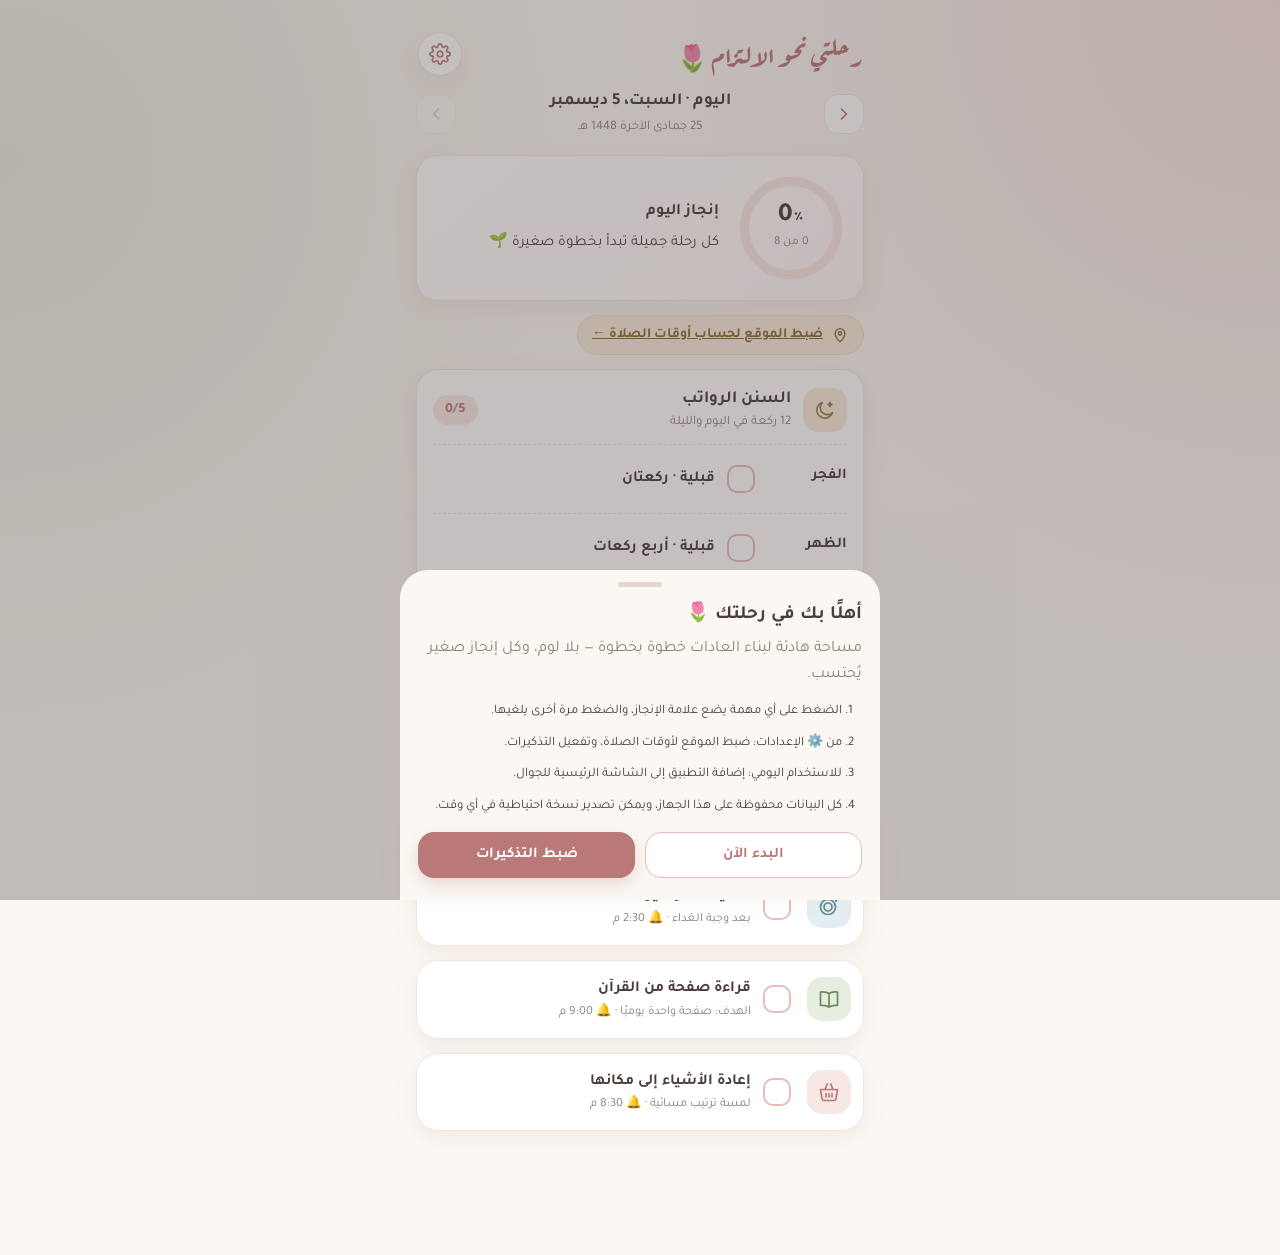
<file: habits/index.html>
<!doctype html>
<html lang="ar" dir="rtl">
<head>
<meta charset="utf-8">
<meta name="viewport" content="width=device-width,initial-scale=1,viewport-fit=cover">
<meta name="theme-color" content="#FBF8F3">
<meta name="color-scheme" content="light">
<meta name="description" content="رحلتي نحو الالتزام — متابعة العادات اليومية بلطف">
<meta name="apple-mobile-web-app-capable" content="yes">
<meta name="mobile-web-app-capable" content="yes">
<meta name="apple-mobile-web-app-status-bar-style" content="default">
<meta name="apple-mobile-web-app-title" content="رحلتي">
<title>رحلتي نحو الالتزام</title>
<link rel="manifest" href="manifest.webmanifest">
<link rel="icon" href="icons/icon.svg" type="image/svg+xml">
<link rel="apple-touch-icon" href="icons/apple-touch-icon.png">
<link rel="preconnect" href="https://fonts.googleapis.com">
<link rel="preconnect" href="https://fonts.gstatic.com" crossorigin>
<link rel="stylesheet" href="https://fonts.googleapis.com/css2?family=Aref+Ruqaa:wght@400;700&family=Tajawal:wght@400;500;700;800&display=swap">
<link rel="stylesheet" href="app.css">
</head>
<body>
<div class="app" id="app">
  <main id="view" tabindex="-1"></main>
</div>

<nav class="tabbar" aria-label="التنقل الرئيسي">
  <a href="#home" data-tab="home">
    <svg viewBox="0 0 24 24" aria-hidden="true"><path d="M4 11.5 12 5l8 6.5V19a1.5 1.5 0 0 1-1.5 1.5H15v-5h-6v5H5.5A1.5 1.5 0 0 1 4 19z"/></svg>
    <span>الرئيسية</span>
  </a>
  <a href="#stats" data-tab="stats">
    <svg viewBox="0 0 24 24" aria-hidden="true"><path d="M5 20V12M10 20V6M15 20v-9M20 20V9"/></svg>
    <span>الإحصائيات</span>
  </a>
  <a href="#calendar" data-tab="calendar">
    <svg viewBox="0 0 24 24" aria-hidden="true"><rect x="4" y="5.5" width="16" height="15" rx="3"/><path d="M4 10h16M8.5 3.5v4M15.5 3.5v4"/></svg>
    <span>التقويم</span>
  </a>
</nav>

<div class="sheet-wrap" id="sheet" hidden>
  <div class="sheet-backdrop" data-close-sheet></div>
  <div class="sheet" role="dialog" aria-modal="true">
    <div class="sheet-grip"></div>
    <div id="sheet-body"></div>
  </div>
</div>

<div class="toast" id="toast" role="status" aria-live="polite"></div>
<div class="petals" id="petals" aria-hidden="true"></div>
<input type="file" id="import-file" accept="application/json,.json" hidden>

<script src="app.js"></script>
</body>
</html>
</file>
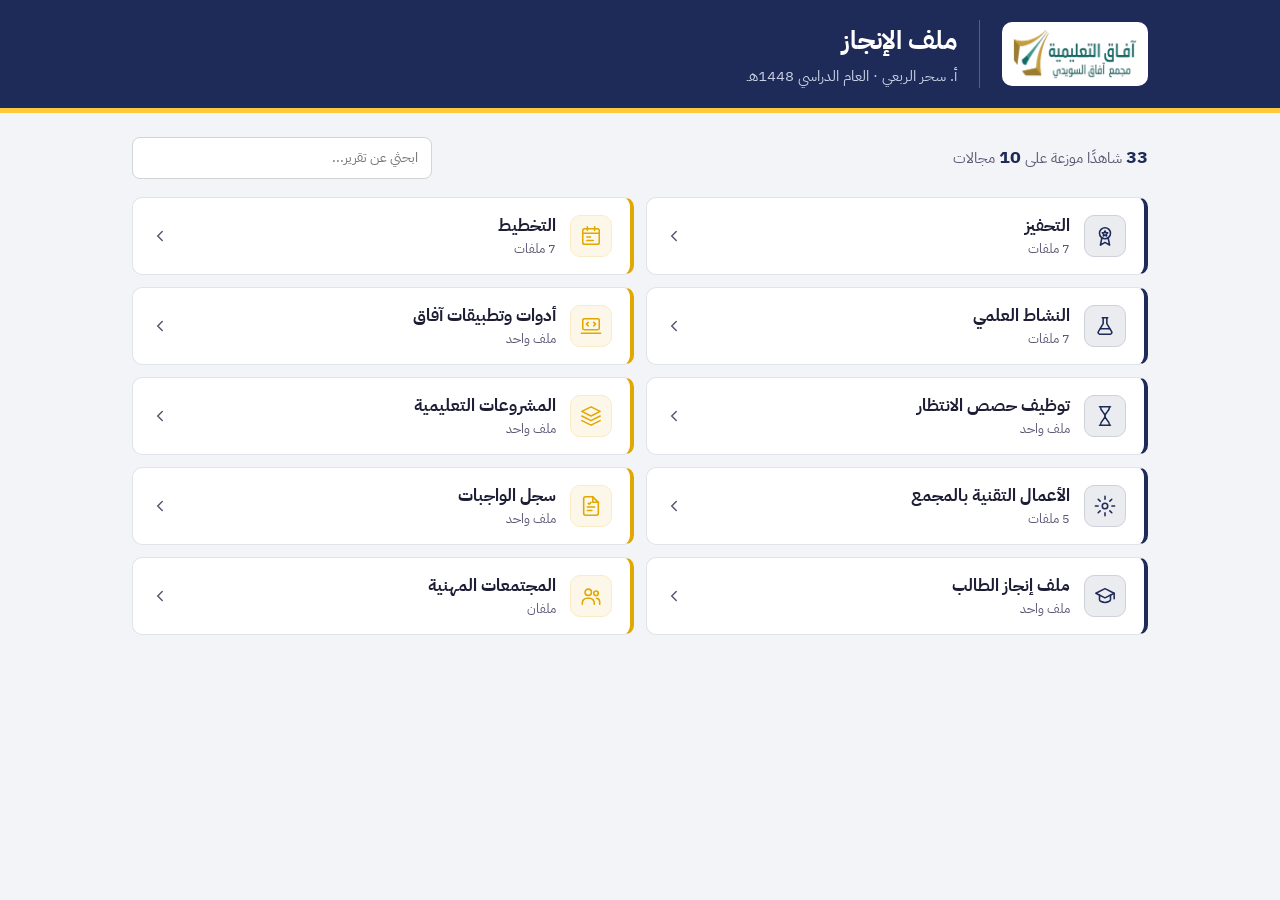
<file: portfolio.html>
<!doctype html><html lang="ar" dir="rtl"><head><meta charset="utf-8"><meta name="viewport" content="width=device-width,initial-scale=1">
<title>ملف الإنجاز</title>
<link rel="stylesheet" href="https://fonts.googleapis.com/css2?family=IBM+Plex+Sans+Arabic:wght@400;500;600;700&display=swap">
<style>
:root{--p:#1E2A57;--p2:#2A3870;--g:#FFC93C;--ink:#1D1D35;--mu:#5A5873;--bg:#F3F4F7;--line:#E1E3EA}
*{box-sizing:border-box}html,body{margin:0}
body{background:var(--bg);color:var(--ink);font-family:"IBM Plex Sans Arabic",Tahoma,sans-serif;line-height:1.6}
.top{background:var(--p);color:#fff;border-bottom:5px solid var(--g)}
.top .in{max-width:1080px;margin:0 auto;padding:20px 32px;display:flex;align-items:center;gap:22px}
.top img{height:64px;width:auto;background:#fff;border-radius:10px;padding:6px 10px}
.top .t{flex:1;border-inline-start:1.5px solid rgba(255,255,255,.25);padding-inline-start:22px}
.top h1{margin:0;font-size:26px;font-weight:700;color:#fff}
.top p{margin:2px 0 0;font-size:15px;color:#C9CFE6}
.back{font-size:14px;font-weight:700;color:var(--ink);background:var(--g);text-decoration:none;border:0;border-radius:8px;padding:5px 14px;white-space:nowrap}
.back:hover{filter:brightness(.95)}
.wrap{max-width:1080px;margin:0 auto;padding:24px 32px 48px;display:flex;flex-direction:column;gap:18px}
.bar{display:flex;flex-wrap:wrap;gap:12px;align-items:center;justify-content:space-between}
.sum{font-size:15px;color:var(--mu)}.sum b{color:var(--p);font-size:18px}
.bar input{width:300px;max-width:100%;border:1px solid #CFD6D3;border-radius:8px;background:#fff;padding:9px 13px;font:inherit;font-size:14px}
.bar input:focus{outline:2px solid var(--p2);border-color:transparent}
.list{display:grid;grid-template-columns:repeat(2,minmax(0,1fr));gap:12px;align-items:start}
.unit{background:#fff;border:1px solid var(--line);border-inline-start:4px solid var(--c);border-radius:10px;overflow:hidden;scroll-margin-top:12px}
.unit:not(.closed){grid-column:1/-1}
.uh{all:unset;box-sizing:border-box;width:100%;display:flex;align-items:center;gap:14px;padding:14px 18px;cursor:pointer}
.uh:hover{background:#FAFBFA}.uh:focus-visible{outline:2px solid var(--p2);outline-offset:-2px}
.em{flex:none;width:42px;height:42px;display:grid;place-items:center;border-radius:10px;color:var(--c);background:color-mix(in srgb,var(--c) 9%,#fff);border:1px solid color-mix(in srgb,var(--c) 22%,#fff)}
.nm{flex:1;min-width:0}.nm b{display:block;font-size:17px;font-weight:700}.nm small{display:block;font-size:13px;color:var(--mu)}
.ar{color:var(--mu);display:grid;transition:transform .2s}.closed .ar{transform:rotate(90deg)}
.closed .body{display:none}.body{border-top:1px solid var(--line)}
.sub+.sub{border-top:1px solid #EEF1EF}
.sh{font-size:13.5px;font-weight:700;color:var(--p);padding:12px 18px 2px}
.row{display:grid;grid-template-columns:minmax(0,1fr) auto auto;gap:16px;align-items:center;padding:9px 18px;color:inherit;text-decoration:none}
.row:hover{background:#F7F9F8}
.tx b{display:block;font-size:15px;font-weight:600}.tx small{display:block;font-size:14px;color:var(--mu);line-height:1.5}
.tc{display:inline-flex;align-items:center;gap:5px;font-size:12.5px;font-weight:700;border-radius:6px;padding:3px 9px;white-space:nowrap}
.per{font-size:13.5px;font-weight:600;color:#fff;background:var(--p);border-radius:7px;padding:4px 14px;white-space:nowrap}
.row:hover .per{background:var(--p2)}
.row.hide,.unit.hide{display:none}.row.hit{background:#FFF8E1}
footer{text-align:center;font-size:13px;color:var(--mu);padding-top:8px}
@media(max-width:720px){.top .in,.wrap{padding-left:16px;padding-right:16px}.top .in{flex-wrap:wrap;gap:12px}.top img{height:48px}.top .t{border:0;padding:0;flex-basis:100%;order:3}.list{grid-template-columns:1fr}.row{grid-template-columns:minmax(0,1fr) auto auto;gap:10px;padding:10px 14px}.tc{font-size:12px;padding:3px 7px}.per{padding:4px 11px}.bar input{width:100%}}
</style></head><body>
<header class="top"><div class="in"><img src="[data-uri]" alt="مدارس آفاق التعليمية"><div class="t"><h1>ملف الإنجاز</h1><p>أ. سحر الربعي · العام الدراسي 1448هـ</p></div></div></header>
<main class="wrap">
<div class="bar"><div class="sum"><b>33</b> شاهدًا موزعة على <b>10</b> مجالات</div><input type="search" placeholder="ابحثي عن تقرير..." aria-label="ابحثي عن تقرير"></div>
<div class="list"><section class="unit closed" style="--c:#1E2A57"><button class="uh" aria-expanded="false"><span class="em"><svg viewBox="0 0 24 24" width="22" height="22" fill="none" stroke="currentColor" stroke-width="1.7" stroke-linecap="round" stroke-linejoin="round" aria-hidden="true"><circle cx="12" cy="9" r="6"/><path d="M8.5 14.2 7 22l5-3 5 3-1.5-7.8"/><path d="m12 6.5.9 1.8 2 .3-1.45 1.4.35 2-1.8-.95-1.8.95.35-2L9.1 8.6l2-.3z"/></svg></span><span class="nm"><b>التحفيز</b><small>7 ملفات</small></span><i class="ar"><svg viewBox="0 0 24 24" width="18" height="18" fill="none" stroke="currentColor" stroke-width="2" stroke-linecap="round"><path d="m6 9 6 6 6-6"/></svg></i></button><div class="body"><div class="sub"><div class="sh">شهادات التقدير</div><a class="row" href="https://drive.google.com/file/d/1v_B8mApP3QdyNKcSVljs-nllJx6auj_K/view" target="_blank" rel="noopener" data-q="تقدير التفاعل والحضور بلوحات شكر أسبوعية لوحات شكر أسبوعية تكرّم الطالبات الأكثر حضورًا وتفاعلًا في الحصص. شهادات التقدير التحفيز"><span class="tx"><b>تقدير التفاعل والحضور بلوحات شكر أسبوعية</b><small>لوحات شكر أسبوعية تكرّم الطالبات الأكثر حضورًا وتفاعلًا في الحصص.</small></span><span class="tc" style="color:#1B7FA6;background:#DDF1F8"><svg viewBox="0 0 24 24" width="15" height="15" fill="none" stroke="currentColor" stroke-width="2.2" stroke-linecap="round" stroke-linejoin="round" aria-hidden="true"><path d="M14 2H6a2 2 0 0 0-2 2v16a2 2 0 0 0 2 2h12a2 2 0 0 0 2-2V8z"/><path d="M14 2v6h6M8 13h8M8 17h5"/></svg>تقرير</span><span class="per">عرض</span></a><a class="row" href="https://drive.google.com/file/d/1jngIspKtX_3X7yAwvR9a9gMBXJfYmT59/view" target="_blank" rel="noopener" data-q="تقدير إنجاز الواجبات والمهام بلوحات شكر لوحات شكر للطالبات المنجزات للواجبات والمهام في وقتها. شهادات التقدير التحفيز"><span class="tx"><b>تقدير إنجاز الواجبات والمهام بلوحات شكر</b><small>لوحات شكر للطالبات المنجزات للواجبات والمهام في وقتها.</small></span><span class="tc" style="color:#1B7FA6;background:#DDF1F8"><svg viewBox="0 0 24 24" width="15" height="15" fill="none" stroke="currentColor" stroke-width="2.2" stroke-linecap="round" stroke-linejoin="round" aria-hidden="true"><path d="M14 2H6a2 2 0 0 0-2 2v16a2 2 0 0 0 2 2h12a2 2 0 0 0 2-2V8z"/><path d="M14 2v6h6M8 13h8M8 17h5"/></svg>تقرير</span><span class="per">عرض</span></a><a class="row" href="https://drive.google.com/file/d/1WJaGsFzuxQCwpDpQcwzOFUK_ycpQh6Xz/view" target="_blank" rel="noopener" data-q="تحفيز التفاعل على منصة فيوكلاس بتكريم أسبوعي تكريم أسبوعي للطالبات الأكثر تفاعلًا وحلًّا للواجبات على منصة فيوكلاس. شهادات التقدير التحفيز"><span class="tx"><b>تحفيز التفاعل على منصة فيوكلاس بتكريم أسبوعي</b><small>تكريم أسبوعي للطالبات الأكثر تفاعلًا وحلًّا للواجبات على منصة فيوكلاس.</small></span><span class="tc" style="color:#1B7FA6;background:#DDF1F8"><svg viewBox="0 0 24 24" width="15" height="15" fill="none" stroke="currentColor" stroke-width="2.2" stroke-linecap="round" stroke-linejoin="round" aria-hidden="true"><path d="M14 2H6a2 2 0 0 0-2 2v16a2 2 0 0 0 2 2h12a2 2 0 0 0 2-2V8z"/><path d="M14 2v6h6M8 13h8M8 17h5"/></svg>تقرير</span><span class="per">عرض</span></a></div><div class="sub"><div class="sh">التحفيز على الواجبات في كتاب الطالب</div><a class="row" href="https://drive.google.com/file/d/1ojByb2N5KqUguyfNTZGIOliNJIDmpABs/view" target="_blank" rel="noopener" data-q="تحفيز الطالبات بالتغذية الراجعة المكتوبة في خطة المتابعة عبارات تحفيزية مكتوبة على خطة متابعة الطالبات لتعزيز إنجازهن. التحفيز على الواجبات في كتاب الطالب التحفيز"><span class="tx"><b>تحفيز الطالبات بالتغذية الراجعة المكتوبة في خطة المتابعة</b><small>عبارات تحفيزية مكتوبة على خطة متابعة الطالبات لتعزيز إنجازهن.</small></span><span class="tc" style="color:#1B7FA6;background:#DDF1F8"><svg viewBox="0 0 24 24" width="15" height="15" fill="none" stroke="currentColor" stroke-width="2.2" stroke-linecap="round" stroke-linejoin="round" aria-hidden="true"><path d="M14 2H6a2 2 0 0 0-2 2v16a2 2 0 0 0 2 2h12a2 2 0 0 0 2-2V8z"/><path d="M14 2v6h6M8 13h8M8 17h5"/></svg>تقرير</span><span class="per">عرض</span></a><a class="row" href="https://drive.google.com/file/d/1riprYdzOrbQ6xiXcwO8_vdaGoLzlQXTY/view" target="_blank" rel="noopener" data-q="صورة ممسوحة 1 نموذج ممسوح من خطة المتابعة وعليه التغذية الراجعة المكتوبة. التحفيز على الواجبات في كتاب الطالب التحفيز"><span class="tx"><b>صورة ممسوحة 1</b><small>نموذج ممسوح من خطة المتابعة وعليه التغذية الراجعة المكتوبة.</small></span><span class="tc" style="color:#2E9E62;background:#E2F6EB"><svg viewBox="0 0 24 24" width="15" height="15" fill="none" stroke="currentColor" stroke-width="2.2" stroke-linecap="round" stroke-linejoin="round" aria-hidden="true"><rect x="3" y="3" width="18" height="18" rx="2"/><circle cx="9" cy="9" r="2"/><path d="m21 15-5-5L5 21"/></svg>صورة</span><span class="per">عرض</span></a><a class="row" href="https://drive.google.com/file/d/13s_vpc-Du4JvvUgWhfCHgisPyLov8FOh/view" target="_blank" rel="noopener" data-q="صورة ممسوحة 2 نموذج ممسوح من خطة المتابعة وعليه التغذية الراجعة المكتوبة. التحفيز على الواجبات في كتاب الطالب التحفيز"><span class="tx"><b>صورة ممسوحة 2</b><small>نموذج ممسوح من خطة المتابعة وعليه التغذية الراجعة المكتوبة.</small></span><span class="tc" style="color:#2E9E62;background:#E2F6EB"><svg viewBox="0 0 24 24" width="15" height="15" fill="none" stroke="currentColor" stroke-width="2.2" stroke-linecap="round" stroke-linejoin="round" aria-hidden="true"><rect x="3" y="3" width="18" height="18" rx="2"/><circle cx="9" cy="9" r="2"/><path d="m21 15-5-5L5 21"/></svg>صورة</span><span class="per">عرض</span></a><a class="row" href="https://drive.google.com/file/d/1ITp6GXao55phKNJ4k7btJpNheHdvyhdk/view" target="_blank" rel="noopener" data-q="صورة ممسوحة 3 نموذج ممسوح من خطة المتابعة وعليه التغذية الراجعة المكتوبة. التحفيز على الواجبات في كتاب الطالب التحفيز"><span class="tx"><b>صورة ممسوحة 3</b><small>نموذج ممسوح من خطة المتابعة وعليه التغذية الراجعة المكتوبة.</small></span><span class="tc" style="color:#2E9E62;background:#E2F6EB"><svg viewBox="0 0 24 24" width="15" height="15" fill="none" stroke="currentColor" stroke-width="2.2" stroke-linecap="round" stroke-linejoin="round" aria-hidden="true"><rect x="3" y="3" width="18" height="18" rx="2"/><circle cx="9" cy="9" r="2"/><path d="m21 15-5-5L5 21"/></svg>صورة</span><span class="per">عرض</span></a></div></div></section><section class="unit closed" style="--c:#E0A800"><button class="uh" aria-expanded="false"><span class="em"><svg viewBox="0 0 24 24" width="22" height="22" fill="none" stroke="currentColor" stroke-width="1.7" stroke-linecap="round" stroke-linejoin="round" aria-hidden="true"><rect x="3" y="4" width="18" height="17" rx="2"/><path d="M3 9h18M8 2v4M16 2v4M7.5 13h4M7.5 17h7"/></svg></span><span class="nm"><b>التخطيط</b><small>7 ملفات</small></span><i class="ar"><svg viewBox="0 0 24 24" width="18" height="18" fill="none" stroke="currentColor" stroke-width="2" stroke-linecap="round"><path d="m6 9 6 6 6-6"/></svg></i></button><div class="body"><div class="sub"><div class="sh">نماذج من تطبيق استراتيجيات التعلم</div><a class="row" href="https://drive.google.com/file/d/19ug5wpvGT67mlFOQN7cbb2ks_3sLoO7a/view" target="_blank" rel="noopener" data-q="الخرائط الذهنية: توظيف التعلم باللعب والعصف الذهني في المراجعة والتمهيد مراجعة الدرس بتحدٍّ ثنائي وبناء خريطة ذهنية صفية تفاعلية. نماذج من تطبيق استراتيجيات التعلم التخطيط"><span class="tx"><b>الخرائط الذهنية: توظيف التعلم باللعب والعصف الذهني في المراجعة والتمهيد</b><small>مراجعة الدرس بتحدٍّ ثنائي وبناء خريطة ذهنية صفية تفاعلية.</small></span><span class="tc" style="color:#1B7FA6;background:#DDF1F8"><svg viewBox="0 0 24 24" width="15" height="15" fill="none" stroke="currentColor" stroke-width="2.2" stroke-linecap="round" stroke-linejoin="round" aria-hidden="true"><path d="M14 2H6a2 2 0 0 0-2 2v16a2 2 0 0 0 2 2h12a2 2 0 0 0 2-2V8z"/><path d="M14 2v6h6M8 13h8M8 17h5"/></svg>تقرير</span><span class="per">عرض</span></a><a class="row" href="https://drive.google.com/file/d/1iQBHxVCgu5e4VMIHd6D8UOfzVBhhAIix/view" target="_blank" rel="noopener" data-q="تمثيل البيانات: توظيف التعلم باللعب في استرجاع مفردات تمثيل البيانات لعبة تعليمية لاسترجاع مفردات تمثيل البيانات وترسيخها. نماذج من تطبيق استراتيجيات التعلم التخطيط"><span class="tx"><b>تمثيل البيانات: توظيف التعلم باللعب في استرجاع مفردات تمثيل البيانات</b><small>لعبة تعليمية لاسترجاع مفردات تمثيل البيانات وترسيخها.</small></span><span class="tc" style="color:#1B7FA6;background:#DDF1F8"><svg viewBox="0 0 24 24" width="15" height="15" fill="none" stroke="currentColor" stroke-width="2.2" stroke-linecap="round" stroke-linejoin="round" aria-hidden="true"><path d="M14 2H6a2 2 0 0 0-2 2v16a2 2 0 0 0 2 2h12a2 2 0 0 0 2-2V8z"/><path d="M14 2v6h6M8 13h8M8 17h5"/></svg>تقرير</span><span class="per">عرض</span></a><a class="row" href="https://drive.google.com/file/d/1Ku3tf9T2FTGxB_N109aNeXju6a000gOi/view" target="_blank" rel="noopener" data-q="الحصة التمهيدية: توظيف الحصة التمهيدية في بناء الدافعية نحو التقنية الرقمية حصة تمهيدية تعرّف الطالبات بالمادة وتبني دافعيتهن نحوها. نماذج من تطبيق استراتيجيات التعلم التخطيط"><span class="tx"><b>الحصة التمهيدية: توظيف الحصة التمهيدية في بناء الدافعية نحو التقنية الرقمية</b><small>حصة تمهيدية تعرّف الطالبات بالمادة وتبني دافعيتهن نحوها.</small></span><span class="tc" style="color:#1B7FA6;background:#DDF1F8"><svg viewBox="0 0 24 24" width="15" height="15" fill="none" stroke="currentColor" stroke-width="2.2" stroke-linecap="round" stroke-linejoin="round" aria-hidden="true"><path d="M14 2H6a2 2 0 0 0-2 2v16a2 2 0 0 0 2 2h12a2 2 0 0 0 2-2V8z"/><path d="M14 2v6h6M8 13h8M8 17h5"/></svg>تقرير</span><span class="per">عرض</span></a><a class="row" href="https://drive.google.com/file/d/1LAb2iu0fXDrxUjplKB91Zt7Pq-2FS8-R/view" target="_blank" rel="noopener" data-q="تخطيط المشروعات: توظيف القصة الواقعية والتعلم التعاوني في بناء مفهوم إدارة المشروع قصة واقعية وعمل تعاوني لبناء مفهوم إدارة المشروع لطالبات تقنية 3. نماذج من تطبيق استراتيجيات التعلم التخطيط"><span class="tx"><b>تخطيط المشروعات: توظيف القصة الواقعية والتعلم التعاوني في بناء مفهوم إدارة المشروع</b><small>قصة واقعية وعمل تعاوني لبناء مفهوم إدارة المشروع لطالبات تقنية 3.</small></span><span class="tc" style="color:#1B7FA6;background:#DDF1F8"><svg viewBox="0 0 24 24" width="15" height="15" fill="none" stroke="currentColor" stroke-width="2.2" stroke-linecap="round" stroke-linejoin="round" aria-hidden="true"><path d="M14 2H6a2 2 0 0 0-2 2v16a2 2 0 0 0 2 2h12a2 2 0 0 0 2-2V8z"/><path d="M14 2v6h6M8 13h8M8 17h5"/></svg>تقرير</span><span class="per">عرض</span></a><a class="row" href="https://drive.google.com/file/d/1ZWit5cAC7KD9h-zJsZYZCZB8PpnZRpt9/view" target="_blank" rel="noopener" data-q="الاختبار التشخيصي: توظيف الاختبار التشخيصي في قياس المهارات الرقمية القبلية للطالبات اختبار تشخيصي يقيس المهارات الرقمية القبلية للطالبات قبل بدء المنهج. نماذج من تطبيق استراتيجيات التعلم التخطيط"><span class="tx"><b>الاختبار التشخيصي: توظيف الاختبار التشخيصي في قياس المهارات الرقمية القبلية للطالبات</b><small>اختبار تشخيصي يقيس المهارات الرقمية القبلية للطالبات قبل بدء المنهج.</small></span><span class="tc" style="color:#1B7FA6;background:#DDF1F8"><svg viewBox="0 0 24 24" width="15" height="15" fill="none" stroke="currentColor" stroke-width="2.2" stroke-linecap="round" stroke-linejoin="round" aria-hidden="true"><path d="M14 2H6a2 2 0 0 0-2 2v16a2 2 0 0 0 2 2h12a2 2 0 0 0 2-2V8z"/><path d="M14 2v6h6M8 13h8M8 17h5"/></svg>تقرير</span><span class="per">عرض</span></a></div><div class="sub"><div class="sh">نماذج من دفتر التحضير</div><a class="row" href="https://drive.google.com/file/d/1tq0DEDZmLVdP8KwQ6RNM6hZhr9SMPfis/view" target="_blank" rel="noopener" data-q="درس أساسيات تخطيط المشروعات – تقنية 3 نموذج من دفتر التحضير لدرس أساسيات تخطيط المشروعات. نماذج من دفتر التحضير التخطيط"><span class="tx"><b>درس أساسيات تخطيط المشروعات – تقنية 3</b><small>نموذج من دفتر التحضير لدرس أساسيات تخطيط المشروعات.</small></span><span class="tc" style="color:#1B7FA6;background:#DDF1F8"><svg viewBox="0 0 24 24" width="15" height="15" fill="none" stroke="currentColor" stroke-width="2.2" stroke-linecap="round" stroke-linejoin="round" aria-hidden="true"><path d="M14 2H6a2 2 0 0 0-2 2v16a2 2 0 0 0 2 2h12a2 2 0 0 0 2-2V8z"/><path d="M14 2v6h6M8 13h8M8 17h5"/></svg>تقرير</span><span class="per">عرض</span></a><a class="row" href="https://drive.google.com/file/d/11zKxxA8jcJAw1Xy6HMoQ4obwWoLKquX0/view" target="_blank" rel="noopener" data-q="درس تمثيل البيانات نموذج من دفتر التحضير لدرس تمثيل البيانات. نماذج من دفتر التحضير التخطيط"><span class="tx"><b>درس تمثيل البيانات</b><small>نموذج من دفتر التحضير لدرس تمثيل البيانات.</small></span><span class="tc" style="color:#1B7FA6;background:#DDF1F8"><svg viewBox="0 0 24 24" width="15" height="15" fill="none" stroke="currentColor" stroke-width="2.2" stroke-linecap="round" stroke-linejoin="round" aria-hidden="true"><path d="M14 2H6a2 2 0 0 0-2 2v16a2 2 0 0 0 2 2h12a2 2 0 0 0 2-2V8z"/><path d="M14 2v6h6M8 13h8M8 17h5"/></svg>تقرير</span><span class="per">عرض</span></a></div></div></section><section class="unit closed" style="--c:#1E2A57"><button class="uh" aria-expanded="false"><span class="em"><svg viewBox="0 0 24 24" width="22" height="22" fill="none" stroke="currentColor" stroke-width="1.7" stroke-linecap="round" stroke-linejoin="round" aria-hidden="true"><path d="M9 3h6M10 3v6.5L4.6 18.4A2 2 0 0 0 6.3 21h11.4a2 2 0 0 0 1.7-2.6L14 9.5V3"/><path d="M7 15h10"/></svg></span><span class="nm"><b>النشاط العلمي</b><small>7 ملفات</small></span><i class="ar"><svg viewBox="0 0 24 24" width="18" height="18" fill="none" stroke="currentColor" stroke-width="2" stroke-linecap="round"><path d="m6 9 6 6 6-6"/></svg></i></button><div class="body"><div class="sub"><div class="sh">شواهد تنفيذ الأنشطة</div><a class="row" href="https://drive.google.com/file/d/15tP_gPAthpRiUDZ2Suaeu8dVACiw0Yx9/view" target="_blank" rel="noopener" data-q="معرض فني افتراضي لأعمال الطالبات احتفاءً باليوم الوطني 96 معرض رقمي ثلاثي الأبعاد لأعمال 20 طالبة احتفاءً باليوم الوطني 96. شواهد تنفيذ الأنشطة النشاط العلمي"><span class="tx"><b>معرض فني افتراضي لأعمال الطالبات احتفاءً باليوم الوطني 96</b><small>معرض رقمي ثلاثي الأبعاد لأعمال 20 طالبة احتفاءً باليوم الوطني 96.</small></span><span class="tc" style="color:#1B7FA6;background:#DDF1F8"><svg viewBox="0 0 24 24" width="15" height="15" fill="none" stroke="currentColor" stroke-width="2.2" stroke-linecap="round" stroke-linejoin="round" aria-hidden="true"><path d="M14 2H6a2 2 0 0 0-2 2v16a2 2 0 0 0 2 2h12a2 2 0 0 0 2-2V8z"/><path d="M14 2v6h6M8 13h8M8 17h5"/></svg>تقرير</span><span class="per">عرض</span></a><a class="row" href="https://drive.google.com/file/d/1TOnxDs_onUvo4rveTrm-ZXzqpyW2qXHy/view" target="_blank" rel="noopener" data-q="ورشة برمجية لإنتاج ألعاب بهوية وطنية ورشة سكراتش أنتجت فيها الطالبات ألعابًا بهوية وطنية. شواهد تنفيذ الأنشطة النشاط العلمي"><span class="tx"><b>ورشة برمجية لإنتاج ألعاب بهوية وطنية</b><small>ورشة سكراتش أنتجت فيها الطالبات ألعابًا بهوية وطنية.</small></span><span class="tc" style="color:#1B7FA6;background:#DDF1F8"><svg viewBox="0 0 24 24" width="15" height="15" fill="none" stroke="currentColor" stroke-width="2.2" stroke-linecap="round" stroke-linejoin="round" aria-hidden="true"><path d="M14 2H6a2 2 0 0 0-2 2v16a2 2 0 0 0 2 2h12a2 2 0 0 0 2-2V8z"/><path d="M14 2v6h6M8 13h8M8 17h5"/></svg>تقرير</span><span class="per">عرض</span></a><a class="row" href="https://drive.google.com/file/d/1d5MzC-ftIkO17fmpKFyhozpQiXI3ZnsI/view" target="_blank" rel="noopener" data-q="تأهيل الطالبات المستجدات لاستخدام منصة فيوكلاس دورة للطالبات المستجدات في قاعة التدريب لشرح منصة فيوكلاس. شواهد تنفيذ الأنشطة النشاط العلمي"><span class="tx"><b>تأهيل الطالبات المستجدات لاستخدام منصة فيوكلاس</b><small>دورة للطالبات المستجدات في قاعة التدريب لشرح منصة فيوكلاس.</small></span><span class="tc" style="color:#1B7FA6;background:#DDF1F8"><svg viewBox="0 0 24 24" width="15" height="15" fill="none" stroke="currentColor" stroke-width="2.2" stroke-linecap="round" stroke-linejoin="round" aria-hidden="true"><path d="M14 2H6a2 2 0 0 0-2 2v16a2 2 0 0 0 2 2h12a2 2 0 0 0 2-2V8z"/><path d="M14 2v6h6M8 13h8M8 17h5"/></svg>تقرير</span><span class="per">عرض</span></a><a class="row" href="https://drive.google.com/file/d/1SZ78G--gXePhYyZ0kmUCfYNzuwbCF79A/view" target="_blank" rel="noopener" data-q="فيديو المعرض الفني الافتراضي جولة مصوّرة داخل المعرض الفني الافتراضي. شواهد تنفيذ الأنشطة النشاط العلمي"><span class="tx"><b>فيديو المعرض الفني الافتراضي</b><small>جولة مصوّرة داخل المعرض الفني الافتراضي.</small></span><span class="tc" style="color:#E9476A;background:#FDE3E9"><svg viewBox="0 0 24 24" width="15" height="15" fill="none" stroke="currentColor" stroke-width="2.2" stroke-linecap="round" stroke-linejoin="round" aria-hidden="true"><rect x="2" y="5" width="15" height="14" rx="2"/><path d="m17 10 5-3v10l-5-3"/></svg>فيديو</span><span class="per">عرض</span></a><a class="row" href="https://drive.google.com/file/d/1s3n8kE8ZwU0R-hkGYBZm1P4WxGgUIhDW/view" target="_blank" rel="noopener" data-q="فيديو الورشة البرمجية مقطع من تنفيذ الورشة البرمجية وأعمال الطالبات. شواهد تنفيذ الأنشطة النشاط العلمي"><span class="tx"><b>فيديو الورشة البرمجية</b><small>مقطع من تنفيذ الورشة البرمجية وأعمال الطالبات.</small></span><span class="tc" style="color:#E9476A;background:#FDE3E9"><svg viewBox="0 0 24 24" width="15" height="15" fill="none" stroke="currentColor" stroke-width="2.2" stroke-linecap="round" stroke-linejoin="round" aria-hidden="true"><rect x="2" y="5" width="15" height="14" rx="2"/><path d="m17 10 5-3v10l-5-3"/></svg>فيديو</span><span class="per">عرض</span></a><a class="row" href="https://drive.google.com/file/d/1VmsrjUMdyxtmJ1XGTYGBSewNxY18kTn8/view" target="_blank" rel="noopener" data-q="فيديو شرح منصة فيوكلاس للطالبات شرح مصوّر لطريقة استخدام منصة فيوكلاس. شواهد تنفيذ الأنشطة النشاط العلمي"><span class="tx"><b>فيديو شرح منصة فيوكلاس للطالبات</b><small>شرح مصوّر لطريقة استخدام منصة فيوكلاس.</small></span><span class="tc" style="color:#E9476A;background:#FDE3E9"><svg viewBox="0 0 24 24" width="15" height="15" fill="none" stroke="currentColor" stroke-width="2.2" stroke-linecap="round" stroke-linejoin="round" aria-hidden="true"><rect x="2" y="5" width="15" height="14" rx="2"/><path d="m17 10 5-3v10l-5-3"/></svg>فيديو</span><span class="per">عرض</span></a></div><div class="sub"><div class="sh">قائمة الأنشطة المعتمدة وفق خطة النشاط</div><a class="row" href="https://drive.google.com/file/d/1_5NV25QNVPjPh1QFQ3UAH-D6nLtKw_J_/view" target="_blank" rel="noopener" data-q="خطة النشاط الطلابي – المعرض الفني الافتراضي خطة النشاط المعتمدة من الإدارة بأسماء المشاركات ومهامهن. قائمة الأنشطة المعتمدة وفق خطة النشاط النشاط العلمي"><span class="tx"><b>خطة النشاط الطلابي – المعرض الفني الافتراضي</b><small>خطة النشاط المعتمدة من الإدارة بأسماء المشاركات ومهامهن.</small></span><span class="tc" style="color:#1B7FA6;background:#DDF1F8"><svg viewBox="0 0 24 24" width="15" height="15" fill="none" stroke="currentColor" stroke-width="2.2" stroke-linecap="round" stroke-linejoin="round" aria-hidden="true"><path d="M14 2H6a2 2 0 0 0-2 2v16a2 2 0 0 0 2 2h12a2 2 0 0 0 2-2V8z"/><path d="M14 2v6h6M8 13h8M8 17h5"/></svg>تقرير</span><span class="per">عرض</span></a></div></div></section><section class="unit closed" style="--c:#E0A800"><button class="uh" aria-expanded="false"><span class="em"><svg viewBox="0 0 24 24" width="22" height="22" fill="none" stroke="currentColor" stroke-width="1.7" stroke-linecap="round" stroke-linejoin="round" aria-hidden="true"><rect x="3" y="4" width="18" height="12" rx="1.5"/><path d="M1.5 20h21M9 8l-2 2 2 2M15 8l2 2-2 2"/></svg></span><span class="nm"><b>أدوات وتطبيقات آفاق</b><small>ملف واحد</small></span><i class="ar"><svg viewBox="0 0 24 24" width="18" height="18" fill="none" stroke="currentColor" stroke-width="2" stroke-linecap="round"><path d="m6 9 6 6 6-6"/></svg></i></button><div class="body"><div class="sub"><div class="sh">نماذج لتفعيل أدوات وتطبيقات آفاق</div><a class="row" href="https://drive.google.com/file/d/1M_NsTBZAGUKlqA2BA4WsrE69MPOvRwIy/view" target="_blank" rel="noopener" data-q="شرح للطالبات كيفية استخدام منصة فيوكلاس شرح مصوّر للطالبات لكيفية استخدام منصة فيوكلاس. نماذج لتفعيل أدوات وتطبيقات آفاق أدوات وتطبيقات آفاق"><span class="tx"><b>شرح للطالبات كيفية استخدام منصة فيوكلاس</b><small>شرح مصوّر للطالبات لكيفية استخدام منصة فيوكلاس.</small></span><span class="tc" style="color:#E9476A;background:#FDE3E9"><svg viewBox="0 0 24 24" width="15" height="15" fill="none" stroke="currentColor" stroke-width="2.2" stroke-linecap="round" stroke-linejoin="round" aria-hidden="true"><rect x="2" y="5" width="15" height="14" rx="2"/><path d="m17 10 5-3v10l-5-3"/></svg>فيديو</span><span class="per">عرض</span></a></div></div></section><section class="unit closed" style="--c:#1E2A57"><button class="uh" aria-expanded="false"><span class="em"><svg viewBox="0 0 24 24" width="22" height="22" fill="none" stroke="currentColor" stroke-width="1.7" stroke-linecap="round" stroke-linejoin="round" aria-hidden="true"><path d="M6 2h12M6 22h12M7 2c0 5 5 6 5 10s-5 5-5 10M17 2c0 5-5 6-5 10s5 5 5 10"/></svg></span><span class="nm"><b>توظيف حصص الانتظار</b><small>ملف واحد</small></span><i class="ar"><svg viewBox="0 0 24 24" width="18" height="18" fill="none" stroke="currentColor" stroke-width="2" stroke-linecap="round"><path d="m6 9 6 6 6-6"/></svg></i></button><div class="body"><div class="sub"><div class="sh">شواهد من توظيف حصص الانتظار</div><a class="row" href="https://drive.google.com/file/d/1GEFfr4TeqiSVX3YsLDWPppTGRUVRlTQv/view" target="_blank" rel="noopener" data-q="استثمار حصة الانتظار في تعليم الطالبات مهارات برمجية توظيف حصة الانتظار في تعليم الطالبات أساسيات البرمجة بسكراتش. شواهد من توظيف حصص الانتظار توظيف حصص الانتظار"><span class="tx"><b>استثمار حصة الانتظار في تعليم الطالبات مهارات برمجية</b><small>توظيف حصة الانتظار في تعليم الطالبات أساسيات البرمجة بسكراتش.</small></span><span class="tc" style="color:#1B7FA6;background:#DDF1F8"><svg viewBox="0 0 24 24" width="15" height="15" fill="none" stroke="currentColor" stroke-width="2.2" stroke-linecap="round" stroke-linejoin="round" aria-hidden="true"><path d="M14 2H6a2 2 0 0 0-2 2v16a2 2 0 0 0 2 2h12a2 2 0 0 0 2-2V8z"/><path d="M14 2v6h6M8 13h8M8 17h5"/></svg>تقرير</span><span class="per">عرض</span></a></div></div></section><section class="unit closed" style="--c:#E0A800"><button class="uh" aria-expanded="false"><span class="em"><svg viewBox="0 0 24 24" width="22" height="22" fill="none" stroke="currentColor" stroke-width="1.7" stroke-linecap="round" stroke-linejoin="round" aria-hidden="true"><path d="M12 2 2 7l10 5 10-5z"/><path d="m2 12 10 5 10-5M2 17l10 5 10-5"/></svg></span><span class="nm"><b>المشروعات التعليمية</b><small>ملف واحد</small></span><i class="ar"><svg viewBox="0 0 24 24" width="18" height="18" fill="none" stroke="currentColor" stroke-width="2" stroke-linecap="round"><path d="m6 9 6 6 6-6"/></svg></i></button><div class="body"><div class="sub"><div class="sh">نماذج للمشروعات التعليمية</div><a class="row" href="https://drive.google.com/file/d/1gnatpqKcrobgqhWqbM0ORqVgJpMumZAj/view" target="_blank" rel="noopener" data-q="توظيف العروض التقديمية في تنمية مهارات البحث والعرض مشروع عروض تقديمية تنمّي مهارات البحث والعرض لدى الطالبات. نماذج للمشروعات التعليمية المشروعات التعليمية"><span class="tx"><b>توظيف العروض التقديمية في تنمية مهارات البحث والعرض</b><small>مشروع عروض تقديمية تنمّي مهارات البحث والعرض لدى الطالبات.</small></span><span class="tc" style="color:#1B7FA6;background:#DDF1F8"><svg viewBox="0 0 24 24" width="15" height="15" fill="none" stroke="currentColor" stroke-width="2.2" stroke-linecap="round" stroke-linejoin="round" aria-hidden="true"><path d="M14 2H6a2 2 0 0 0-2 2v16a2 2 0 0 0 2 2h12a2 2 0 0 0 2-2V8z"/><path d="M14 2v6h6M8 13h8M8 17h5"/></svg>تقرير</span><span class="per">عرض</span></a></div></div></section><section class="unit closed" style="--c:#1E2A57"><button class="uh" aria-expanded="false"><span class="em"><svg viewBox="0 0 24 24" width="22" height="22" fill="none" stroke="currentColor" stroke-width="1.7" stroke-linecap="round" stroke-linejoin="round" aria-hidden="true"><circle cx="12" cy="12" r="3"/><path d="M12 1.5v3M12 19.5v3M4.6 4.6l2.1 2.1M17.3 17.3l2.1 2.1M1.5 12h3M19.5 12h3M4.6 19.4l2.1-2.1M17.3 6.7l2.1-2.1"/></svg></span><span class="nm"><b>الأعمال التقنية بالمجمع</b><small>5 ملفات</small></span><i class="ar"><svg viewBox="0 0 24 24" width="18" height="18" fill="none" stroke="currentColor" stroke-width="2" stroke-linecap="round"><path d="m6 9 6 6 6-6"/></svg></i></button><div class="body"><div class="sub"><div class="sh">قائمة الأعمال التقنية المنفذة</div><a class="row" href="https://drive.google.com/file/d/1LDeTbVZY9zjoVIHdKPC-zSoV4mZQe6Hp/view" target="_blank" rel="noopener" data-q="قائمة الأعمال التقنية المنفذة نموذج معبّأ بالأعمال التقنية المنفذة في المدرسة والمجمع. قائمة الأعمال التقنية المنفذة الأعمال التقنية بالمجمع"><span class="tx"><b>قائمة الأعمال التقنية المنفذة</b><small>نموذج معبّأ بالأعمال التقنية المنفذة في المدرسة والمجمع.</small></span><span class="tc" style="color:#7A5AF8;background:#ECE7FE"><svg viewBox="0 0 24 24" width="15" height="15" fill="none" stroke="currentColor" stroke-width="2.2" stroke-linecap="round" stroke-linejoin="round" aria-hidden="true"><rect x="3" y="3" width="18" height="18" rx="2"/><path d="M3 9h18M9 9v12"/></svg>نموذج</span><span class="per">عرض</span></a><a class="row" href="https://drive.google.com/file/d/1qVBr_8Bgtg4omqe6dd_mQ2erL3-hFFAU/view" target="_blank" rel="noopener" data-q="شاهد 1: إدارة نظام منصة فيوكلاس للمدرسة والمجمع إدارة نظام منصة فيوكلاس بصفتي مسؤولة النظام في المدرسة والمجمع. قائمة الأعمال التقنية المنفذة الأعمال التقنية بالمجمع"><span class="tx"><b>شاهد 1: إدارة نظام منصة فيوكلاس للمدرسة والمجمع</b><small>إدارة نظام منصة فيوكلاس بصفتي مسؤولة النظام في المدرسة والمجمع.</small></span><span class="tc" style="color:#1B7FA6;background:#DDF1F8"><svg viewBox="0 0 24 24" width="15" height="15" fill="none" stroke="currentColor" stroke-width="2.2" stroke-linecap="round" stroke-linejoin="round" aria-hidden="true"><path d="M14 2H6a2 2 0 0 0-2 2v16a2 2 0 0 0 2 2h12a2 2 0 0 0 2-2V8z"/><path d="M14 2v6h6M8 13h8M8 17h5"/></svg>تقرير</span><span class="per">عرض</span></a><a class="row" href="https://drive.google.com/file/d/1S4isiNDyxYQmVYp2Z1ReXNDrXPA46BiV/view" target="_blank" rel="noopener" data-q="شاهد 2: تسجيل الطالبات وربط المعلمات بموادهن وفصولهن تسجيل الطالبات وربط المعلمات بموادهن وفصولهن على المنصة. قائمة الأعمال التقنية المنفذة الأعمال التقنية بالمجمع"><span class="tx"><b>شاهد 2: تسجيل الطالبات وربط المعلمات بموادهن وفصولهن</b><small>تسجيل الطالبات وربط المعلمات بموادهن وفصولهن على المنصة.</small></span><span class="tc" style="color:#1B7FA6;background:#DDF1F8"><svg viewBox="0 0 24 24" width="15" height="15" fill="none" stroke="currentColor" stroke-width="2.2" stroke-linecap="round" stroke-linejoin="round" aria-hidden="true"><path d="M14 2H6a2 2 0 0 0-2 2v16a2 2 0 0 0 2 2h12a2 2 0 0 0 2-2V8z"/><path d="M14 2v6h6M8 13h8M8 17h5"/></svg>تقرير</span><span class="per">عرض</span></a><a class="row" href="https://drive.google.com/file/d/13Sbnk4cG2bIBTclqa3BlXxyK7HJy3fSK/view" target="_blank" rel="noopener" data-q="شاهد 3: ضبط الحصص والجدول المدرسي على منصة فيوكلاس ضبط الحصص والجدول المدرسي ليظهر صحيحًا للمعلمات والطالبات. قائمة الأعمال التقنية المنفذة الأعمال التقنية بالمجمع"><span class="tx"><b>شاهد 3: ضبط الحصص والجدول المدرسي على منصة فيوكلاس</b><small>ضبط الحصص والجدول المدرسي ليظهر صحيحًا للمعلمات والطالبات.</small></span><span class="tc" style="color:#1B7FA6;background:#DDF1F8"><svg viewBox="0 0 24 24" width="15" height="15" fill="none" stroke="currentColor" stroke-width="2.2" stroke-linecap="round" stroke-linejoin="round" aria-hidden="true"><path d="M14 2H6a2 2 0 0 0-2 2v16a2 2 0 0 0 2 2h12a2 2 0 0 0 2-2V8z"/><path d="M14 2v6h6M8 13h8M8 17h5"/></svg>تقرير</span><span class="per">عرض</span></a><a class="row" href="https://drive.google.com/file/d/12zcOUHIVglVVem4XxddPFh9VH7JashHu/view" target="_blank" rel="noopener" data-q="شاهد 5: الدعم الفني للمعلمات والطالبات على منصة فيوكلاس الرد على استفسارات المعلمات والطالبات ودعمهن فنيًا. قائمة الأعمال التقنية المنفذة الأعمال التقنية بالمجمع"><span class="tx"><b>شاهد 5: الدعم الفني للمعلمات والطالبات على منصة فيوكلاس</b><small>الرد على استفسارات المعلمات والطالبات ودعمهن فنيًا.</small></span><span class="tc" style="color:#1B7FA6;background:#DDF1F8"><svg viewBox="0 0 24 24" width="15" height="15" fill="none" stroke="currentColor" stroke-width="2.2" stroke-linecap="round" stroke-linejoin="round" aria-hidden="true"><path d="M14 2H6a2 2 0 0 0-2 2v16a2 2 0 0 0 2 2h12a2 2 0 0 0 2-2V8z"/><path d="M14 2v6h6M8 13h8M8 17h5"/></svg>تقرير</span><span class="per">عرض</span></a></div></div></section><section class="unit closed" style="--c:#E0A800"><button class="uh" aria-expanded="false"><span class="em"><svg viewBox="0 0 24 24" width="22" height="22" fill="none" stroke="currentColor" stroke-width="1.7" stroke-linecap="round" stroke-linejoin="round" aria-hidden="true"><path d="M14 2H6a2 2 0 0 0-2 2v16a2 2 0 0 0 2 2h12a2 2 0 0 0 2-2V8z"/><path d="M14 2v6h6M8 13h8M8 17h5"/><path d="m9 9 1 1 2-2"/></svg></span><span class="nm"><b>سجل الواجبات</b><small>ملف واحد</small></span><i class="ar"><svg viewBox="0 0 24 24" width="18" height="18" fill="none" stroke="currentColor" stroke-width="2" stroke-linecap="round"><path d="m6 9 6 6 6-6"/></svg></i></button><div class="body"><div class="sub"><div class="sh">كتابة عبارات تحفيزية</div><a class="row" href="https://drive.google.com/file/d/1R0bu1LVVfGBjrQCIXIl2x6FLGYE2jdlf/view" target="_blank" rel="noopener" data-q="التغذية الراجعة التحفيزية على منجزات الطالبات الرقمية تعليقات تحفيزية مكتوبة على منجزات الطالبات الرقمية في بادلت. كتابة عبارات تحفيزية سجل الواجبات"><span class="tx"><b>التغذية الراجعة التحفيزية على منجزات الطالبات الرقمية</b><small>تعليقات تحفيزية مكتوبة على منجزات الطالبات الرقمية في بادلت.</small></span><span class="tc" style="color:#1B7FA6;background:#DDF1F8"><svg viewBox="0 0 24 24" width="15" height="15" fill="none" stroke="currentColor" stroke-width="2.2" stroke-linecap="round" stroke-linejoin="round" aria-hidden="true"><path d="M14 2H6a2 2 0 0 0-2 2v16a2 2 0 0 0 2 2h12a2 2 0 0 0 2-2V8z"/><path d="M14 2v6h6M8 13h8M8 17h5"/></svg>تقرير</span><span class="per">عرض</span></a></div></div></section><section class="unit closed" style="--c:#1E2A57"><button class="uh" aria-expanded="false"><span class="em"><svg viewBox="0 0 24 24" width="22" height="22" fill="none" stroke="currentColor" stroke-width="1.7" stroke-linecap="round" stroke-linejoin="round" aria-hidden="true"><path d="M22 9 12 4 2 9l10 5z"/><path d="M6 11v5c0 1.5 3 3 6 3s6-1.5 6-3v-5M22 9v6"/></svg></span><span class="nm"><b>ملف إنجاز الطالب</b><small>ملف واحد</small></span><i class="ar"><svg viewBox="0 0 24 24" width="18" height="18" fill="none" stroke="currentColor" stroke-width="2" stroke-linecap="round"><path d="m6 9 6 6 6-6"/></svg></i></button><div class="body"><div class="sub"><div class="sh">شواهد ملف إنجاز الطالب</div><a class="row" href="https://drive.google.com/file/d/14uXpdRVR9jPk5PkEE2rpaXAjN60p25Ck/view" target="_blank" rel="noopener" data-q="حث الطالبات على التعلم الذاتي عبر المنصات التعليمية شهادات دورات أنجزتها الطالبات ذاتيًا عبر المنصات التعليمية. شواهد ملف إنجاز الطالب ملف إنجاز الطالب"><span class="tx"><b>حث الطالبات على التعلم الذاتي عبر المنصات التعليمية</b><small>شهادات دورات أنجزتها الطالبات ذاتيًا عبر المنصات التعليمية.</small></span><span class="tc" style="color:#1B7FA6;background:#DDF1F8"><svg viewBox="0 0 24 24" width="15" height="15" fill="none" stroke="currentColor" stroke-width="2.2" stroke-linecap="round" stroke-linejoin="round" aria-hidden="true"><path d="M14 2H6a2 2 0 0 0-2 2v16a2 2 0 0 0 2 2h12a2 2 0 0 0 2-2V8z"/><path d="M14 2v6h6M8 13h8M8 17h5"/></svg>تقرير</span><span class="per">عرض</span></a></div></div></section><section class="unit closed" style="--c:#E0A800"><button class="uh" aria-expanded="false"><span class="em"><svg viewBox="0 0 24 24" width="22" height="22" fill="none" stroke="currentColor" stroke-width="1.7" stroke-linecap="round" stroke-linejoin="round" aria-hidden="true"><circle cx="9" cy="8" r="3.5"/><path d="M2.5 21v-1.5A5 5 0 0 1 7.5 14.5h3a5 5 0 0 1 5 5V21"/><circle cx="17.5" cy="9" r="2.5"/><path d="M18 14.5a4 4 0 0 1 3.5 4V21"/></svg></span><span class="nm"><b>المجتمعات المهنية</b><small>ملفان</small></span><i class="ar"><svg viewBox="0 0 24 24" width="18" height="18" fill="none" stroke="currentColor" stroke-width="2" stroke-linecap="round"><path d="m6 9 6 6 6-6"/></svg></i></button><div class="body"><div class="sub"><div class="sh">محاضر المجتمعات المهنية</div><a class="row" href="https://drive.google.com/file/d/1saacMie-Rwn3gX11aYL6jVLNCR3BqWdf/view" target="_blank" rel="noopener" data-q="الاجتماع المهني الأول محضر الاجتماع الأول لفريق المجتمع المهني لمعلمات التقنية. محاضر المجتمعات المهنية المجتمعات المهنية"><span class="tx"><b>الاجتماع المهني الأول</b><small>محضر الاجتماع الأول لفريق المجتمع المهني لمعلمات التقنية.</small></span><span class="tc" style="color:#1B7FA6;background:#DDF1F8"><svg viewBox="0 0 24 24" width="15" height="15" fill="none" stroke="currentColor" stroke-width="2.2" stroke-linecap="round" stroke-linejoin="round" aria-hidden="true"><path d="M14 2H6a2 2 0 0 0-2 2v16a2 2 0 0 0 2 2h12a2 2 0 0 0 2-2V8z"/><path d="M14 2v6h6M8 13h8M8 17h5"/></svg>تقرير</span><span class="per">عرض</span></a><a class="row" href="https://drive.google.com/file/d/1gUtsRCc52H3FXLO-x8cgySI8B56iu2yx/view" target="_blank" rel="noopener" data-q="الاجتماع المهني الثاني: الذكاء الاصطناعي في التخطيط والتقويم تبادل الخبرات في توظيف أدوات الذكاء الاصطناعي في التخطيط والتقويم. محاضر المجتمعات المهنية المجتمعات المهنية"><span class="tx"><b>الاجتماع المهني الثاني: الذكاء الاصطناعي في التخطيط والتقويم</b><small>تبادل الخبرات في توظيف أدوات الذكاء الاصطناعي في التخطيط والتقويم.</small></span><span class="tc" style="color:#1B7FA6;background:#DDF1F8"><svg viewBox="0 0 24 24" width="15" height="15" fill="none" stroke="currentColor" stroke-width="2.2" stroke-linecap="round" stroke-linejoin="round" aria-hidden="true"><path d="M14 2H6a2 2 0 0 0-2 2v16a2 2 0 0 0 2 2h12a2 2 0 0 0 2-2V8z"/><path d="M14 2v6h6M8 13h8M8 17h5"/></svg>تقرير</span><span class="per">عرض</span></a></div></div></section></div>
</main>
<script>
const units=[...document.querySelectorAll('.unit')],q=document.querySelector('input');
function set(u,o){u.classList.toggle('closed',!o);u.querySelector('.uh').setAttribute('aria-expanded',o)}
units.forEach(u=>u.querySelector('.uh').onclick=()=>set(u,u.classList.contains('closed')));
q.oninput=()=>{const s=q.value.trim();units.forEach(u=>{let any=false;u.querySelectorAll('.row').forEach(r=>{const m=!s||r.dataset.q.includes(s);r.classList.toggle('hide',!m);r.classList.toggle('hit',!!s&&m);any=any||m});u.classList.toggle('hide',!!s&&!any);set(u,!!s&&any)})};
</script></body></html>
</file>
<file: habits/app.css>
:root{
  --bg:#FBF8F3;
  --card:#FFFFFF;
  --line:#F0E6E0;
  --ink:#4A3D3C;
  --muted:#8E807C;
  --rose:#E7BDBA;
  --rose-soft:#F8E8E5;
  --rose-deep:#B97978;
  --sage:#9DB38A;
  --sage-deep:#6B8A5C;
  --sage-soft:#E6EEDF;
  --gold:#C9A66B;
  --gold-soft:#F5EBD8;
  --shadow:0 8px 24px rgba(150,104,96,.09);
  --radius:22px;
  color-scheme:light;
}
*{box-sizing:border-box;-webkit-tap-highlight-color:transparent}
[hidden]{display:none!important}
html,body{margin:0;min-height:100%;overflow-x:hidden}
body{
  background:var(--bg);
  background-image:
    radial-gradient(circle at 100% 0,rgba(231,189,186,.28),transparent 42%),
    radial-gradient(circle at 0 18%,rgba(157,179,138,.16),transparent 40%);
  background-attachment:fixed;
  color:var(--ink);
  font-family:"Tajawal","Segoe UI",Tahoma,sans-serif;
  font-size:16px;line-height:1.6;direction:rtl;
  -webkit-text-size-adjust:100%;
}
button,input,select{font:inherit;color:inherit}
button{cursor:pointer;background:none;border:0;padding:0}
a{color:inherit}
h1,h2,h3,p{margin:0}
svg{display:block}

.app{max-width:480px;margin:0 auto;padding:calc(10px + env(safe-area-inset-top)) 16px calc(110px + env(safe-area-inset-bottom))}
#view{outline:none}
#view.enter{animation:fadeUp .35s ease both}
@keyframes fadeUp{from{opacity:0;transform:translateY(8px)}to{opacity:1;transform:none}}

/* ---------- top bar ---------- */
.topbar{display:flex;align-items:center;justify-content:space-between;gap:12px;padding:8px 2px 12px}
.brand{font-family:"Aref Ruqaa",serif;font-weight:700;font-size:26px;color:var(--rose-deep);line-height:1.25}
.brand small{display:block;font-family:"Tajawal",sans-serif;font-size:13px;font-weight:500;color:var(--muted)}
.icon-btn{width:44px;height:44px;border-radius:50%;display:grid;place-items:center;background:var(--card);box-shadow:var(--shadow);border:1px solid var(--line);color:var(--rose-deep);flex:none}
.icon-btn svg{width:22px;height:22px;fill:none;stroke:currentColor;stroke-width:1.8;stroke-linecap:round;stroke-linejoin:round}
.icon-btn:active{transform:scale(.94)}

/* ---------- cards ---------- */
.card{background:var(--card);border:1px solid var(--line);border-radius:var(--radius);box-shadow:var(--shadow);padding:16px;margin-bottom:14px}
.section-title{font-size:15px;font-weight:700;color:var(--muted);margin:22px 4px 10px}
.muted{color:var(--muted)}
.small{font-size:13px}

/* ---------- date nav ---------- */
.datebar{display:flex;align-items:center;gap:8px;margin-bottom:14px}
.datebar .d{flex:1;text-align:center}
.datebar .d b{display:block;font-size:17px}
.datebar .d span{font-size:13px;color:var(--muted)}
.nav-btn{width:40px;height:40px;border-radius:14px;display:grid;place-items:center;background:var(--card);border:1px solid var(--line);color:var(--rose-deep)}
.nav-btn svg{width:20px;height:20px;fill:none;stroke:currentColor;stroke-width:2;stroke-linecap:round;stroke-linejoin:round}
.nav-btn:disabled{opacity:.3;cursor:default}

/* ---------- banner ---------- */
.banner{display:flex;flex-direction:column;gap:10px;background:linear-gradient(135deg,var(--gold-soft),#FFF7EA);border:1px solid #EBDDBF;border-radius:var(--radius);padding:14px 16px;margin-bottom:14px}
.banner p{font-size:14.5px}
.btn{display:inline-flex;align-items:center;justify-content:center;gap:8px;min-height:46px;padding:10px 18px;border-radius:16px;font-weight:700;font-size:15px;background:var(--rose-deep);color:#fff;box-shadow:0 6px 16px rgba(185,121,120,.25);transition:transform .15s}
.btn:active{transform:scale(.97)}
.btn.sage{background:var(--sage-deep);box-shadow:0 6px 16px rgba(107,138,92,.25)}
.btn.ghost{background:var(--card);color:var(--rose-deep);border:1px solid var(--rose);box-shadow:none}
.btn.gold{background:var(--gold);box-shadow:0 6px 16px rgba(201,166,107,.3)}
.btn.block{width:100%}
.btn.danger{background:#fff;color:#A3564F;border:1px solid #E9C4BF;box-shadow:none}
.btn svg{width:18px;height:18px;fill:none;stroke:currentColor;stroke-width:2;stroke-linecap:round;stroke-linejoin:round}
.btn-row{display:flex;gap:10px;flex-wrap:wrap}
.btn-row .btn{flex:1 1 140px}

/* ---------- progress ---------- */
.progress-card{display:flex;align-items:center;gap:16px;background:linear-gradient(140deg,#fff 0%,#FFF8F6 100%)}
.ring{position:relative;width:112px;height:112px;flex:none}
.ring svg{width:100%;height:100%;transform:rotate(-90deg)}
.ring .track{fill:none;stroke:var(--rose-soft);stroke-width:10}
.ring .bar{fill:none;stroke:url(#ringGrad);stroke-width:10;stroke-linecap:round;transition:stroke-dashoffset .8s cubic-bezier(.3,1.3,.5,1)}
.ring .center{position:absolute;inset:0;display:grid;place-items:center;text-align:center}
.ring .pct{font-size:26px;font-weight:800;color:var(--ink);line-height:1}
.ring .pct small{font-size:14px}
.ring .of{display:block;font-size:12px;color:var(--muted);margin-top:4px}
.progress-text{flex:1;min-width:0}
.progress-text h2{font-size:16px;font-weight:700;margin-bottom:4px}
.progress-text p{font-size:15px;color:var(--ink);line-height:1.7}
.progress-card.full{background:linear-gradient(140deg,#F4F9F0 0%,#FFF8F2 100%)}

.chip{display:inline-flex;align-items:center;gap:8px;padding:8px 14px;border-radius:999px;background:var(--sage-soft);color:var(--sage-deep);font-size:14px;font-weight:700;margin-bottom:14px;border:1px solid #D6E3CB}
.chip svg{width:18px;height:18px;fill:none;stroke:currentColor;stroke-width:1.8;stroke-linecap:round;stroke-linejoin:round}
.chip.gold{background:var(--gold-soft);color:#8E6B33;border-color:#EBDDBF}

/* ---------- habit cards ---------- */
.hicon{width:44px;height:44px;border-radius:15px;display:grid;place-items:center;flex:none}
.hicon svg{width:24px;height:24px;fill:none;stroke:currentColor;stroke-width:1.7;stroke-linecap:round;stroke-linejoin:round}
.hicon.sunnah{background:var(--gold-soft);color:#A07D41}
.hicon.dishes{background:#E4EEF0;color:#5E8C93}
.hicon.quran{background:var(--sage-soft);color:var(--sage-deep)}
.hicon.tidy{background:var(--rose-soft);color:var(--rose-deep)}

.habit-head{display:flex;align-items:center;gap:12px;margin-bottom:10px}
.habit-head .t{flex:1;min-width:0}
.habit-head h3{font-size:17px;font-weight:700}
.habit-head .hint{font-size:13px;color:var(--muted)}
.count{font-weight:800;font-size:14px;color:var(--rose-deep);background:var(--rose-soft);padding:4px 12px;border-radius:999px;white-space:nowrap}
.count.full{color:var(--sage-deep);background:var(--sage-soft)}

.prow{display:flex;align-items:flex-start;gap:10px;padding:10px 0;border-top:1px dashed var(--line)}
.prow .pname{width:72px;flex:none;padding-top:9px}
.prow .pname b{display:block;font-size:15px}
.prow .pname small{display:block;font-size:12px;color:var(--muted)}
.prow .punits{flex:1;display:flex;flex-direction:column;gap:6px;min-width:0}
.none-note{font-size:13px;color:var(--muted);padding:10px 12px;background:#FBF7F4;border-radius:14px}

.chk{display:flex;align-items:center;gap:12px;width:100%;text-align:start;min-height:48px;border-radius:16px;padding:8px 10px;transition:background .25s}
.chk:active{background:#FBF4F2}
.chk .box{width:28px;height:28px;border-radius:10px;border:2px solid var(--rose);background:#fff;display:grid;place-items:center;flex:none;transition:background .25s,border-color .25s}
.chk .box svg{width:18px;height:18px;fill:none;stroke:#fff;stroke-width:3;stroke-linecap:round;stroke-linejoin:round;stroke-dasharray:24;stroke-dashoffset:24;transition:stroke-dashoffset .35s .05s ease}
.chk .txt{flex:1;min-width:0;display:flex;flex-direction:column}
.chk .ttl{font-weight:700;font-size:15.5px;align-self:flex-start;
  background-image:linear-gradient(var(--rose-deep),var(--rose-deep));
  background-repeat:no-repeat;background-position:right 55%;background-size:0 2px;
  transition:background-size .45s ease,color .3s}
.chk .sub{font-size:12.5px;color:var(--muted)}
.chk.done .box{background:var(--sage);border-color:var(--sage)}
.chk.done .box svg{stroke-dashoffset:0}
.chk.done .ttl{background-size:100% 2px;color:var(--muted)}
.chk.pop .box{animation:pop .45s ease}
@keyframes pop{0%{transform:scale(1)}35%{transform:scale(1.28) rotate(-6deg)}70%{transform:scale(.92)}100%{transform:scale(1)}}

.habit-row{display:flex;align-items:center;gap:12px;padding:10px 12px}
.habit-row .chk{padding:6px 4px;flex:1}
.habit-row.done-card{background:linear-gradient(140deg,#fff,#F6FAF2)}

/* ---------- petals ---------- */
.petals{position:fixed;inset:0;pointer-events:none;z-index:60;overflow:hidden}
.petal{position:absolute;width:10px;height:10px;border-radius:70% 0 70% 0;opacity:0;animation:fly .95s cubic-bezier(.2,.7,.4,1) forwards}
@keyframes fly{
  0%{opacity:1;transform:translate(0,0) rotate(0) scale(.6)}
  100%{opacity:0;transform:translate(var(--dx),var(--dy)) rotate(var(--rot)) scale(1)}
}

/* ---------- toast ---------- */
.toast{position:fixed;left:50%;bottom:calc(96px + env(safe-area-inset-bottom));transform:translate(-50%,20px);background:var(--ink);color:#fff;padding:12px 18px;border-radius:16px;font-size:14.5px;max-width:min(92vw,420px);text-align:center;opacity:0;pointer-events:none;transition:all .3s;z-index:70;box-shadow:0 10px 30px rgba(0,0,0,.18)}
.toast.show{opacity:1;transform:translate(-50%,0)}
.toast.celebrate{background:linear-gradient(135deg,var(--rose-deep),var(--gold))}

/* ---------- tab bar ---------- */
.tabbar{position:fixed;bottom:0;left:50%;transform:translateX(-50%);width:100%;max-width:480px;display:flex;justify-content:space-around;
  background:rgba(255,255,255,.93);backdrop-filter:blur(14px);-webkit-backdrop-filter:blur(14px);
  border:1px solid var(--line);border-bottom:0;border-radius:26px 26px 0 0;
  padding:8px 10px calc(8px + env(safe-area-inset-bottom));z-index:40;box-shadow:0 -6px 24px rgba(150,104,96,.08)}
.tabbar a{flex:1;display:flex;flex-direction:column;align-items:center;gap:2px;text-decoration:none;font-size:12.5px;font-weight:700;color:var(--muted);padding:6px 0;border-radius:18px;transition:background .25s,color .25s}
.tabbar a svg{width:24px;height:24px;fill:none;stroke:currentColor;stroke-width:1.8;stroke-linecap:round;stroke-linejoin:round}
.tabbar a.on{color:var(--rose-deep);background:var(--rose-soft)}

/* ---------- sheet ---------- */
.sheet-wrap{position:fixed;inset:0;z-index:50}
.sheet-backdrop{position:absolute;inset:0;background:rgba(74,61,60,.32);animation:fadeIn .25s}
.sheet{position:absolute;bottom:0;left:50%;transform:translateX(-50%);width:100%;max-width:480px;max-height:88vh;overflow:auto;background:var(--bg);border-radius:28px 28px 0 0;padding:8px 18px calc(22px + env(safe-area-inset-bottom));animation:slideUp .32s cubic-bezier(.2,.8,.3,1)}
.sheet-grip{width:44px;height:5px;border-radius:5px;background:#E4D6D0;margin:4px auto 14px}
.sheet h2{font-size:19px;margin-bottom:6px}
@keyframes fadeIn{from{opacity:0}}
@keyframes slideUp{from{transform:translate(-50%,40%);opacity:.4}}

/* ---------- stats ---------- */
.hab-link{display:flex;align-items:center;gap:12px;text-decoration:none}
.hab-link .t{flex:1;min-width:0}
.hab-link h3{font-size:16px}
.hab-link .meta{font-size:13px;color:var(--muted)}
.week-dots{display:flex;gap:4px;margin-top:6px}
.week-dots i{width:14px;height:14px;border-radius:5px;background:#F2ECE8}
.week-dots i.full{background:var(--sage)}
.week-dots i.part{background:var(--rose)}
.week-dots i.off{background:transparent;border:1px dashed #E8DDD8}
.big-pct{font-size:22px;font-weight:800;color:var(--sage-deep)}
.chev{width:20px;height:20px;fill:none;stroke:var(--muted);stroke-width:2;stroke-linecap:round;stroke-linejoin:round}

.hero{text-align:center;padding:22px 16px;background:linear-gradient(150deg,#fff,#FFF6F3)}
.hero .num{font-size:46px;font-weight:800;color:var(--rose-deep);line-height:1.1}
.hero p{color:var(--muted);font-size:14px}
.hero .note{margin-top:10px;color:var(--ink);font-size:15px}

.grid2{display:grid;grid-template-columns:1fr 1fr;gap:10px;margin-bottom:14px}
.stat{background:var(--card);border:1px solid var(--line);border-radius:18px;padding:14px;box-shadow:var(--shadow)}
.stat b{display:block;font-size:24px;font-weight:800;line-height:1.2}
.stat span{font-size:13px;color:var(--muted)}
.stat.sage b{color:var(--sage-deep)}
.stat.rose b{color:var(--rose-deep)}
.stat.gold b{color:#A07D41}

.seg{display:inline-flex;background:#F4EDE9;border-radius:12px;padding:3px}
.seg button{padding:6px 14px;border-radius:10px;font-size:13.5px;font-weight:700;color:var(--muted)}
.seg button.on{background:#fff;color:var(--rose-deep);box-shadow:0 2px 6px rgba(0,0,0,.06)}
.card-head{display:flex;align-items:center;justify-content:space-between;gap:10px;margin-bottom:12px}
.card-head h3{font-size:16px}
.chart svg{width:100%;height:auto;overflow:visible}
.chart .grid{stroke:#F0E6E0;stroke-width:1}
.chart .lbl{font-size:10px;fill:var(--muted);font-family:Tajawal,sans-serif}
.chart .val{font-size:10px;fill:var(--ink);font-weight:700;font-family:Tajawal,sans-serif}
.chart .line{fill:none;stroke:var(--sage-deep);stroke-width:2.5;stroke-linecap:round;stroke-linejoin:round}
.chart .dot{fill:#fff;stroke:var(--sage-deep);stroke-width:2.5}
.chart .nodata{font-size:13px;fill:var(--muted);font-family:Tajawal,sans-serif}

.bars{display:flex;flex-direction:column;gap:10px}
.bar-row{display:flex;align-items:center;gap:10px;font-size:14px}
.bar-row .lab{width:110px;flex:none}
.bar-row .trk{flex:1;height:10px;background:#F4EDE9;border-radius:10px;overflow:hidden}
.bar-row .trk i{display:block;height:100%;background:linear-gradient(90deg,var(--sage),var(--sage-deep));border-radius:10px;margin-inline-start:auto}
.bar-row .v{width:42px;text-align:left;font-weight:700;font-size:13px}

/* ---------- calendar ---------- */
.cal-head{display:flex;align-items:center;justify-content:space-between;margin-bottom:10px}
.cal-head h3{font-size:17px}
.wk{display:grid;grid-template-columns:repeat(7,1fr);gap:6px;text-align:center;font-size:12px;color:var(--muted);margin-bottom:6px;font-weight:700}
.cal{display:grid;grid-template-columns:repeat(7,1fr);gap:6px}
.cday{aspect-ratio:1;border-radius:14px;display:flex;flex-direction:column;align-items:center;justify-content:center;gap:2px;font-size:14px;font-weight:700;position:relative;background:#FBF7F4;color:var(--ink);border:1.5px solid transparent;min-width:0}
.cday.blank{background:transparent;visibility:hidden}
.cday.off{background:transparent;color:#CDC2BE;font-weight:500}
.cday.full{background:var(--sage);color:#fff}
.cday.part{background:var(--rose-soft);color:var(--rose-deep)}
.cday.miss{background:#fff;border:1.5px dashed #E8D6D0;color:var(--muted)}
.cday.today{border:2px solid var(--gold)}
.cday.l1{background:#F8E8E5}
.cday.l2{background:#F1D9D4}
.cday.l3{background:#DCE7D2;color:var(--sage-deep)}
.cday.l4{background:var(--sage);color:#fff}
.cday .dots{display:flex;gap:2px}
.cday .dots i{width:5px;height:5px;border-radius:50%;background:rgba(0,0,0,.1)}
.cday .dots i.on{background:var(--rose-deep)}
.cday.l4 .dots i.on,.cday.l3 .dots i.on{background:#fff}
.cday.l3 .dots i.on{background:var(--sage-deep)}
.legend{display:flex;flex-wrap:wrap;gap:12px;margin-top:12px;font-size:12.5px;color:var(--muted)}
.legend span{display:inline-flex;align-items:center;gap:6px}
.legend i{width:14px;height:14px;border-radius:5px;display:inline-block}

.missed-list{display:flex;flex-wrap:wrap;gap:6px;margin-top:10px}
.missed-list span{font-size:13px;padding:4px 10px;border-radius:999px;background:#FBF4F1;border:1px solid var(--line)}
details summary{cursor:pointer;font-weight:700;font-size:15px;list-style:none;display:flex;align-items:center;justify-content:space-between}
details summary::-webkit-details-marker{display:none}
details summary::after{content:"⌄";color:var(--muted);font-size:18px;transition:transform .2s}
details[open] summary::after{transform:rotate(180deg)}

/* ---------- settings ---------- */
.set-row{display:flex;align-items:center;gap:12px;padding:12px 0;border-top:1px solid var(--line)}
.set-row:first-of-type{border-top:0}
.set-row .t{flex:1;min-width:0}
.set-row .t b{display:block;font-size:15px}
.set-row .t span{display:block;font-size:12.5px;color:var(--muted)}
.switch{position:relative;width:50px;height:30px;flex:none}
.switch input{position:absolute;opacity:0;inset:0;margin:0;cursor:pointer;z-index:1}
.switch i{position:absolute;inset:0;border-radius:30px;background:#E9DFDA;transition:background .25s}
.switch i::after{content:"";position:absolute;top:3px;right:3px;width:24px;height:24px;border-radius:50%;background:#fff;box-shadow:0 2px 5px rgba(0,0,0,.15);transition:transform .25s}
.switch input:checked + i{background:var(--sage)}
.switch input:checked + i::after{transform:translateX(-20px)}
.switch input:focus-visible + i{outline:2px solid var(--rose-deep);outline-offset:2px}
.inp{border:1px solid #E6D9D3;background:#fff;border-radius:12px;padding:8px 10px;font-size:15px;min-height:42px;max-width:100%}
.inp:focus{outline:2px solid var(--rose);border-color:transparent}
input[type=time].inp{width:136px;direction:ltr}
input[type=number].inp{width:80px;direction:ltr;text-align:center}
select.inp{width:100%}
.field{display:flex;flex-direction:column;gap:6px;margin-top:10px}
.field label{font-size:13.5px;font-weight:700;color:var(--muted)}
.two{display:grid;grid-template-columns:1fr 1fr;gap:10px}
.two .inp{width:100%;direction:ltr}
.status{display:flex;gap:10px;align-items:flex-start;padding:12px;border-radius:16px;font-size:14px;line-height:1.7;margin-bottom:12px}
.status.ok{background:var(--sage-soft);color:#4F6B42}
.status.warn{background:var(--gold-soft);color:#7D5E2C}
.status.no{background:var(--rose-soft);color:#8C4F4D}
.times{display:grid;grid-template-columns:repeat(3,1fr);gap:8px;margin-top:12px}
.times div{background:#FBF7F4;border-radius:14px;padding:8px;text-align:center}
.times b{display:block;font-size:15px}
.times span{font-size:12px;color:var(--muted)}
.note{font-size:13px;color:var(--muted);line-height:1.8}
.onb li{margin-bottom:8px}
.offset-wrap{display:flex;align-items:center;gap:6px;font-size:13px;color:var(--muted)}

@media (prefers-reduced-motion:reduce){
  *,*::before,*::after{animation-duration:.01ms!important;transition-duration:.01ms!important}
}
@media (min-width:600px){
  .app{padding-top:24px}
}
</file>
